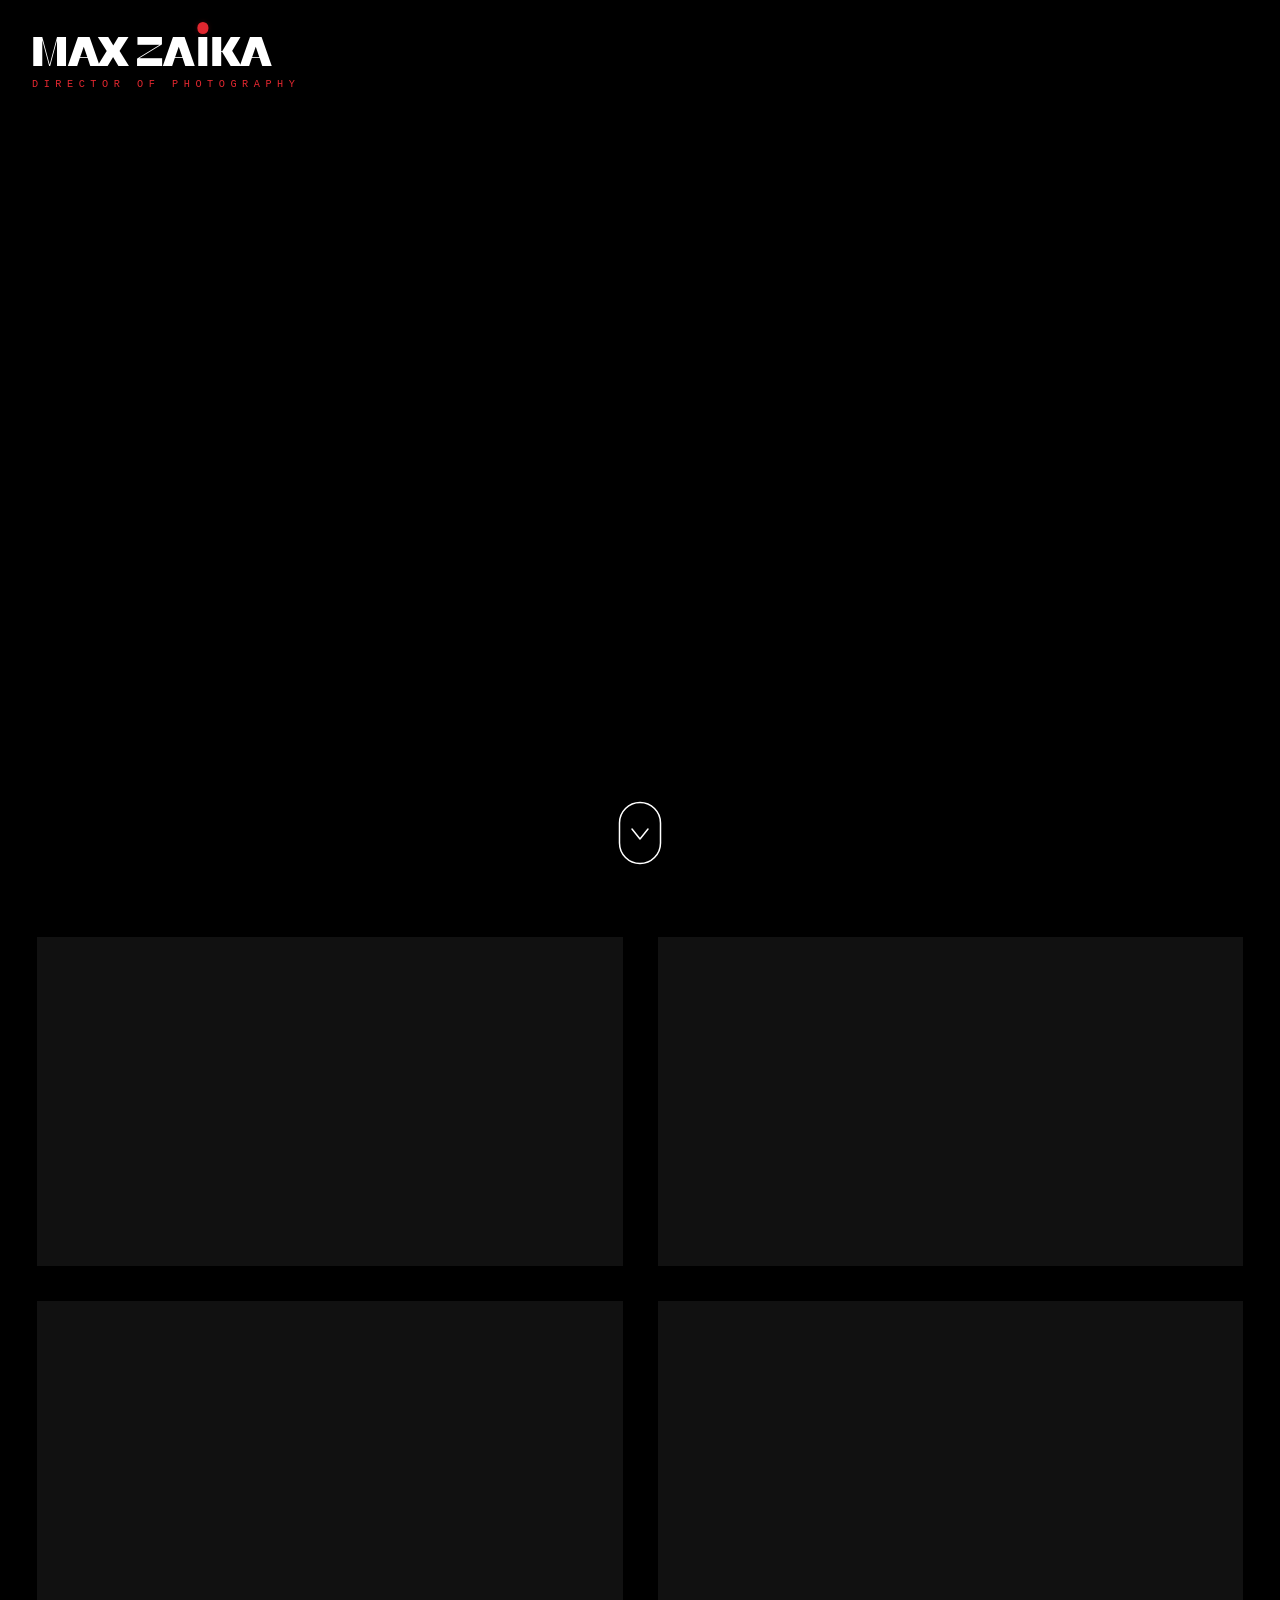
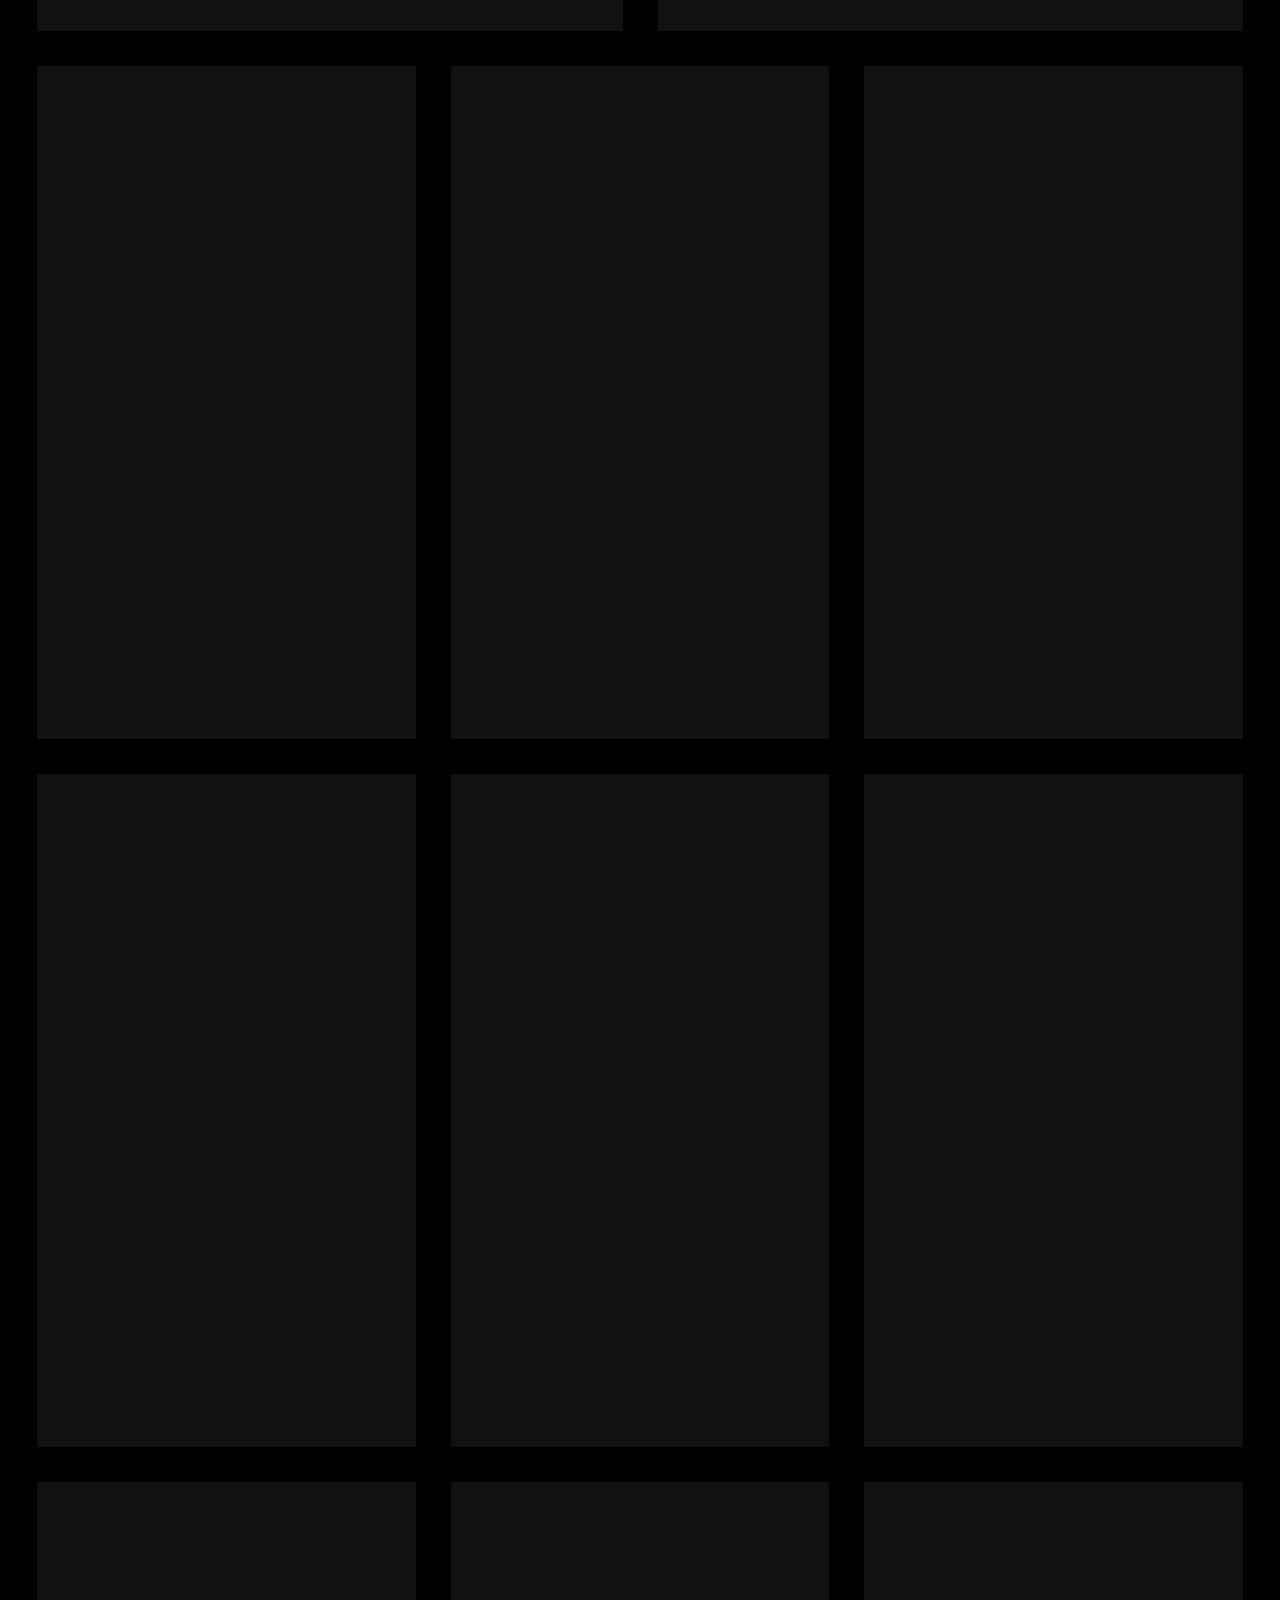
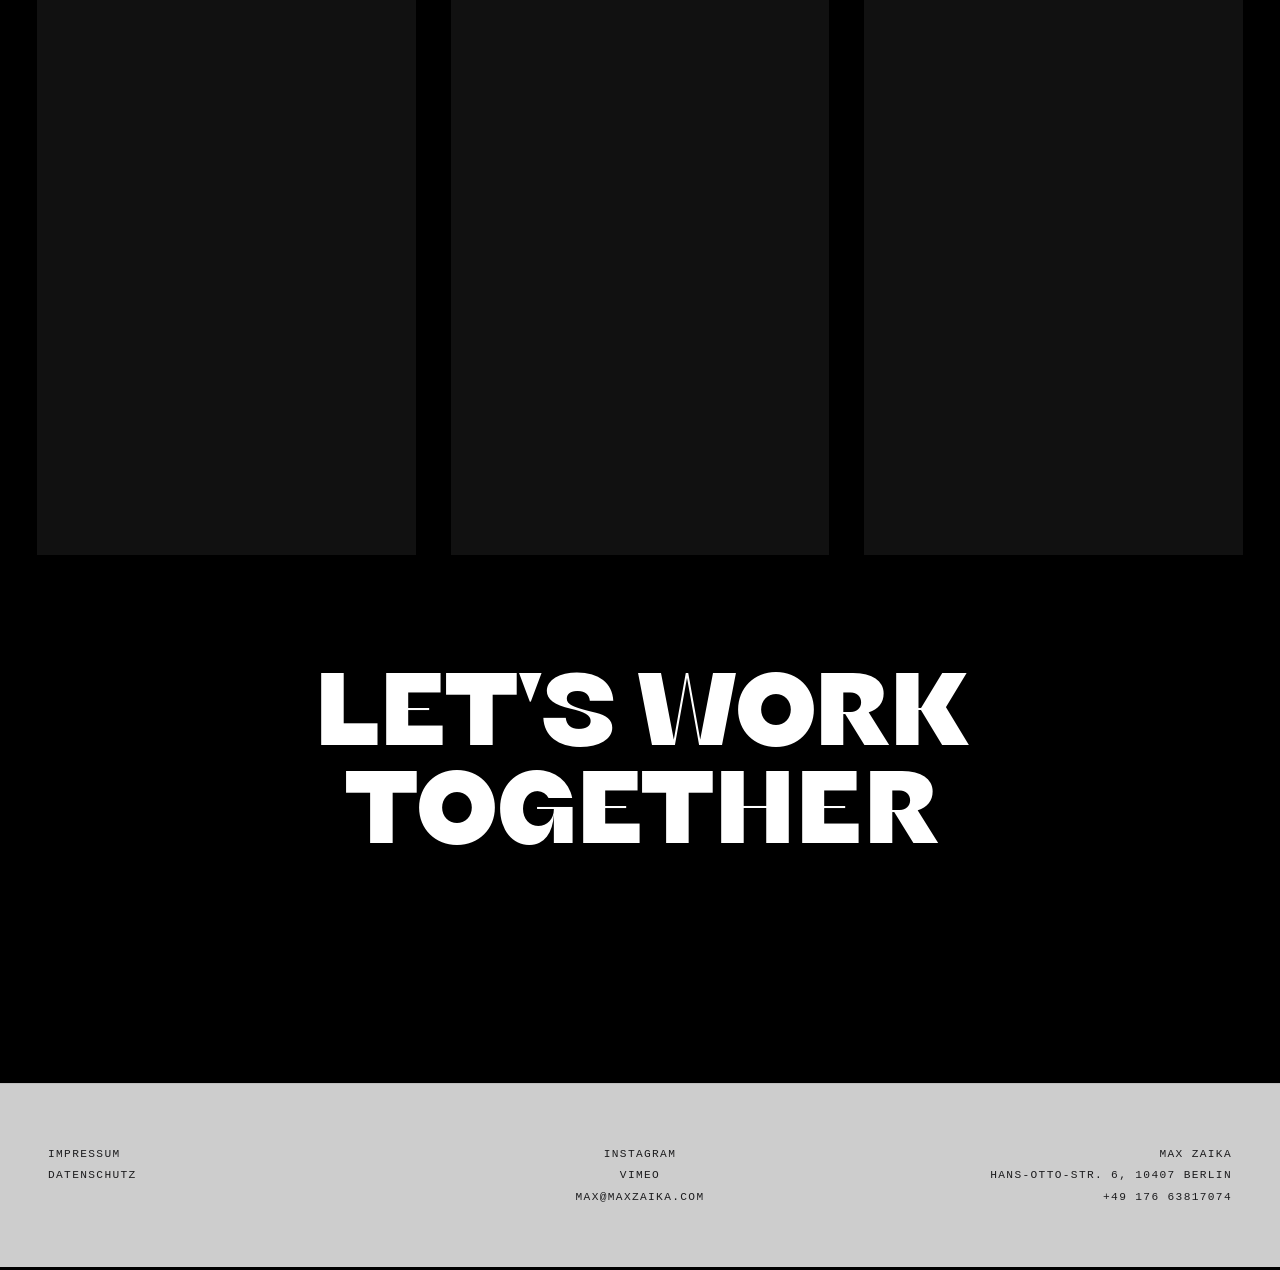
<file: index.html>
<!DOCTYPE html>
<html lang="en">
<head>
  <meta charset="UTF-8" />
  <meta name="viewport" content="width=device-width, initial-scale=1.0" />
  <title>Max Zaika — Director of Photography</title>
  <link rel="stylesheet" href="styles.css" />
  <link rel="icon" type="image/svg+xml" href="./favicon.svg" />
</head>
<body>
  <main>
    <section class="hero">
      <div class="hero__media">
        <video class="hero__video" autoplay muted loop playsinline>
          <source src="https://pub-3aa35deeacea40599c3564eb9706b4a9.r2.dev/showreel/2604_Showreel_v2.mp4" type="video/mp4" />
        </video>
      </div>

      <div class="hero__overlay"></div>

      <div class="hero__content" id="heroLockup" role="button" tabindex="0" aria-label="Back to top">
        <div class="hero__lockup">
          <h1 class="hero__title">
            MAX ZA<span class="hero__i-anchor">I<span class="hero__kicker" aria-hidden="true"></span></span>KA
          </h1>
          <p class="hero__role">DIRECTOR OF PHOTOGRAPHY</p>
        </div>
      </div>

      <button class="hero__scroll" id="heroScroll" aria-label="Scroll down">
        <svg width="44" height="64" viewBox="0 0 44 64" fill="none" xmlns="http://www.w3.org/2000/svg">
          <rect x="1.5" y="1.5" width="41" height="61" rx="20.5" stroke="white" stroke-width="1.5"/>
          <polyline points="14,28 22,38 30,28" stroke="white" stroke-width="1.5" stroke-linecap="round" stroke-linejoin="round" fill="none"/>
        </svg>
      </button>
    </section>

    <section class="work" id="work">
      <div class="work__grid work__grid--horizontal">
        <div class="work__item work__item--horizontal">
          <video class="work__video" src="https://pub-3aa35deeacea40599c3564eb9706b4a9.r2.dev/horizontal/1.mp4" muted loop playsinline preload="none" poster="https://pub-3aa35deeacea40599c3564eb9706b4a9.r2.dev/posters/horizontal_1.jpg"></video>
          <div class="work__info"></div>
        </div>
        <div class="work__item work__item--horizontal">
          <video class="work__video" src="https://pub-3aa35deeacea40599c3564eb9706b4a9.r2.dev/horizontal/2.mp4" muted loop playsinline preload="none" poster="https://pub-3aa35deeacea40599c3564eb9706b4a9.r2.dev/posters/horizontal_2.jpg"></video>
          <div class="work__info"></div>
        </div>
        <div class="work__item work__item--horizontal">
          <video class="work__video" src="https://pub-3aa35deeacea40599c3564eb9706b4a9.r2.dev/horizontal/3.mp4" muted loop playsinline preload="none" poster="https://pub-3aa35deeacea40599c3564eb9706b4a9.r2.dev/posters/horizontal_3.jpg"></video>
          <div class="work__info"></div>
        </div>
        <div class="work__item work__item--horizontal">
          <video class="work__video" src="https://pub-3aa35deeacea40599c3564eb9706b4a9.r2.dev/horizontal/4.mp4" muted loop playsinline preload="none" poster="https://pub-3aa35deeacea40599c3564eb9706b4a9.r2.dev/posters/horizontal_4.jpg"></video>
          <div class="work__info"></div>
        </div>
      </div>

      <div class="work__grid work__grid--vertical">
        <div class="work__item work__item--vertical">
          <video class="work__video" src="https://pub-3aa35deeacea40599c3564eb9706b4a9.r2.dev/vertical/1.mp4" muted loop playsinline preload="none" poster="https://pub-3aa35deeacea40599c3564eb9706b4a9.r2.dev/posters/vertical_1.jpg"></video>
          <div class="work__info"></div>
        </div>
        <div class="work__item work__item--vertical">
          <video class="work__video" src="https://pub-3aa35deeacea40599c3564eb9706b4a9.r2.dev/vertical/2.mp4" muted loop playsinline preload="none" poster="https://pub-3aa35deeacea40599c3564eb9706b4a9.r2.dev/posters/vertical_2.jpg"></video>
          <div class="work__info"></div>
        </div>
        <div class="work__item work__item--vertical">
          <video class="work__video" src="https://pub-3aa35deeacea40599c3564eb9706b4a9.r2.dev/vertical/3.mp4" muted loop playsinline preload="none" poster="https://pub-3aa35deeacea40599c3564eb9706b4a9.r2.dev/posters/vertical_3.jpg"></video>
          <div class="work__info"></div>
        </div>
        <div class="work__item work__item--vertical">
          <video class="work__video" src="https://pub-3aa35deeacea40599c3564eb9706b4a9.r2.dev/vertical/4.mp4" muted loop playsinline preload="none" poster="https://pub-3aa35deeacea40599c3564eb9706b4a9.r2.dev/posters/vertical_4.jpg"></video>
          <div class="work__info"></div>
        </div>
        <div class="work__item work__item--vertical">
          <video class="work__video" src="https://pub-3aa35deeacea40599c3564eb9706b4a9.r2.dev/vertical/5.mp4" muted loop playsinline preload="none" poster="https://pub-3aa35deeacea40599c3564eb9706b4a9.r2.dev/posters/vertical_5.jpg"></video>
          <div class="work__info"></div>
        </div>
        <div class="work__item work__item--vertical">
          <video class="work__video" src="https://pub-3aa35deeacea40599c3564eb9706b4a9.r2.dev/vertical/6.mp4" muted loop playsinline preload="none" poster="https://pub-3aa35deeacea40599c3564eb9706b4a9.r2.dev/posters/vertical_6.jpg"></video>
          <div class="work__info"></div>
        </div>
        <div class="work__item work__item--vertical">
          <video class="work__video" src="https://pub-3aa35deeacea40599c3564eb9706b4a9.r2.dev/vertical/7.mp4" muted loop playsinline preload="none" poster="https://pub-3aa35deeacea40599c3564eb9706b4a9.r2.dev/posters/vertical_7.jpg"></video>
          <div class="work__info"></div>
        </div>
        <div class="work__item work__item--vertical">
          <video class="work__video" src="https://pub-3aa35deeacea40599c3564eb9706b4a9.r2.dev/vertical/8.mp4" muted loop playsinline preload="none" poster="https://pub-3aa35deeacea40599c3564eb9706b4a9.r2.dev/posters/vertical_8.jpg"></video>
          <div class="work__info"></div>
        </div>
        <div class="work__item work__item--vertical">
          <video class="work__video" src="https://pub-3aa35deeacea40599c3564eb9706b4a9.r2.dev/vertical/9.mp4" muted loop playsinline preload="none" poster="https://pub-3aa35deeacea40599c3564eb9706b4a9.r2.dev/posters/vertical_9.jpg"></video>
          <div class="work__info"></div>
        </div>
      </div>
    </section>

    <section class="contact" id="contact">
      <h2 class="contact__heading">LET'S WORK<br>TOGETHER</h2>
      <div data-tf-live="01KS2G17JV94VDXTJD6W3Z9V4K"></div>
      <script src="//embed.typeform.com/next/embed.js"></script>
    </section>
  </main>

  <footer class="footer">
    <div class="footer__col">
      <a href="impressum.html" target="_blank" class="footer__link">IMPRESSUM</a>
      <a href="datenschutz.html" target="_blank" class="footer__link">DATENSCHUTZ</a>
    </div>
    <div class="footer__col">
      <a href="https://instagram.com/zaikamax" target="_blank" class="footer__link">INSTAGRAM</a>
      <a href="https://vimeo.com/zaikamax" target="_blank" class="footer__link">VIMEO</a>
      <a href="mailto:max@maxzaika.com" class="footer__link">max@maxzaika.com</a>
    </div>
    <div class="footer__col">
      <span>MAX ZAIKA</span>
      <span>Hans-Otto-Str. 6, 10407 Berlin</span>
      <span>+49 176 63817074</span>
    </div>
  </footer>

  <div class="modal" id="modal" aria-hidden="true">
    <button class="modal__close" id="modalClose" aria-label="Close">✕</button>
    <div class="modal__inner">
      <video class="modal__video" id="modalVideo" playsinline controls></video>
      <button class="modal__play" id="modalPlay" aria-label="Play">▶</button>
    </div>
  </div>
  <script src="./script.js"></script>
</body>
</html>
</file>
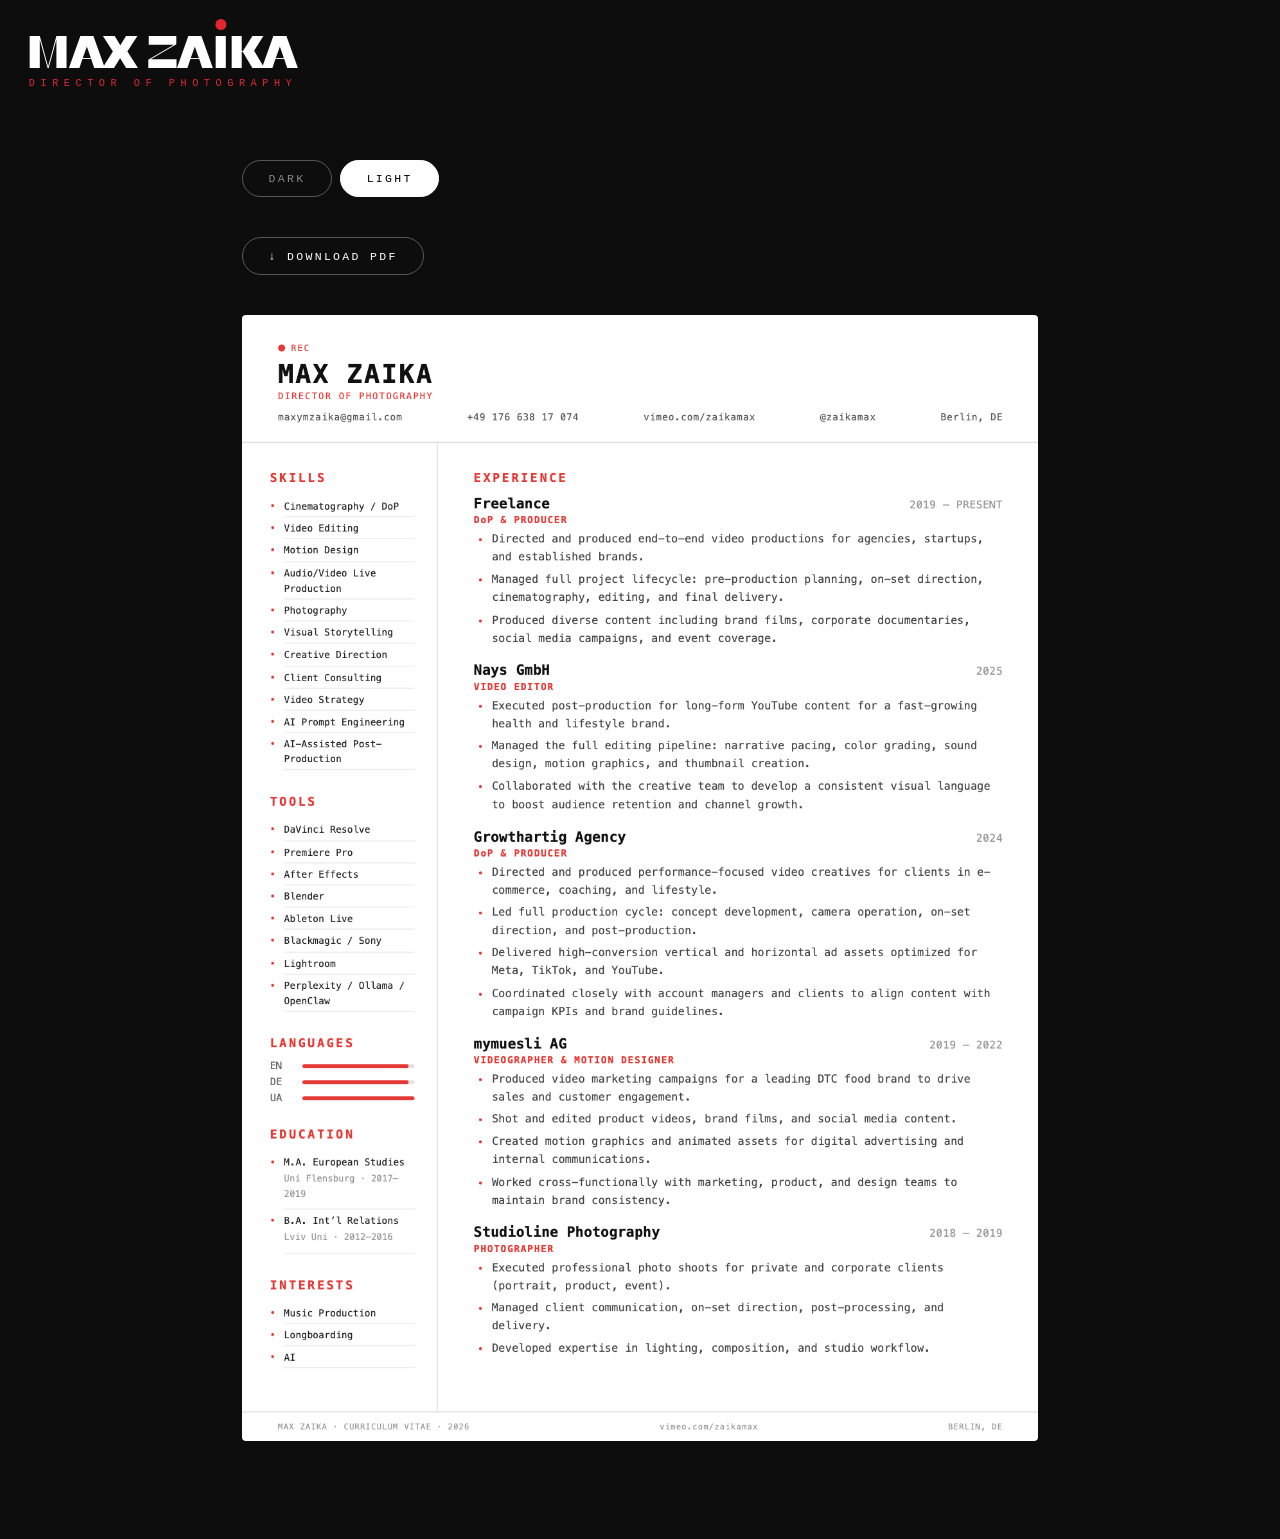
<file: cv.html>
<!DOCTYPE html>
<html lang="en">
<head>
  <meta charset="UTF-8" />
  <meta name="viewport" content="width=device-width, initial-scale=1.0" />
  <title>CV — Max Zaika</title>
  <style>
    @font-face {
      font-family: "KyivType Sans";
      src: url('./fonts/KyivType2020-14-12/KyivType-NoVariable/OTF/KyivTypeSans-Black-.otf') format('opentype');
      font-weight: 900;
      font-style: normal;
    }
    @import url('https://fonts.googleapis.com/css2?family=IBM+Plex+Mono:wght@400;500;600&display=swap');

    *, *::before, *::after { box-sizing: border-box; }

    html, body {
      margin: 0;
      padding: 0;
      background: #0d0d0d;
      color: #fff;
      font-family: "IBM Plex Mono", monospace;
    }

    .cv-header {
      position: fixed;
      top: 1.5rem;
      left: 1.5rem;
      z-index: 50;
      text-decoration: none;
      display: flex;
      flex-direction: column;
      align-items: flex-start;
    }

    .cv-header__title {
      font-family: "KyivType Sans", "Arial Narrow", Arial, sans-serif;
      font-size: clamp(1.7rem, 3.2vw, 3.1rem);
      font-weight: 900;
      color: #fff;
      letter-spacing: -0.045em;
      line-height: 0.9;
      text-transform: uppercase;
      margin: 0 0 0 -0.06em;
      display: inline-block;
    }

    .cv-header__i-anchor {
      position: relative;
      display: inline-block;
    }

    .cv-header__kicker {
      position: absolute;
      left: 58%;
      bottom: calc(100% + 0.12rem);
      transform: translateX(-50%);
      pointer-events: none;
    }

    .cv-header__kicker::before {
      content: "";
      display: block;
      width: 0.32rem;
      height: 0.32rem;
      border-radius: 999px;
      background: #e1272f;
      animation: recPulse 2s ease-in-out infinite;
    }

    .cv-header__role {
      font-family: "IBM Plex Mono", monospace;
      font-size: clamp(0.64rem, 0.8vw, 0.82rem);
      font-weight: 500;
      color: #e1272f;
      letter-spacing: 0.42em;
      text-transform: uppercase;
      white-space: nowrap;
      margin: 0.42rem 0 0;
    }

    @keyframes recPulse {
      0%   { opacity: 0; }
      16%  { opacity: 0; }
      52%  { opacity: 1; }
      85%  { opacity: 0; }
      100% { opacity: 0; }
    }

    @media (min-width: 768px) {
      .cv-header { top: 1.8rem; left: 1.8rem; }
      .cv-header__title { font-size: clamp(2.1rem, 3.6vw, 3.6rem); }
      .cv-header__role { letter-spacing: 0.54em; }
      .cv-header__kicker { left: 57%; bottom: calc(100% - 0.1rem); }
      .cv-header__kicker::before { width: 0.7rem; height: 0.7rem; }
    }

    .cv-content {
      padding: 10rem 2rem 6rem;
      max-width: 860px;
      margin: 0 auto;
    }

    .cv-toggle {
      display: flex;
      gap: 0.5rem;
      margin-bottom: 2.5rem;
    }

    .cv-toggle__btn {
      font-family: "IBM Plex Mono", monospace;
      font-size: 0.72rem;
      letter-spacing: 0.2em;
      text-transform: uppercase;
      padding: 0.7rem 1.6rem;
      border-radius: 50px;
      border: 1px solid rgba(255,255,255,0.3);
      background: transparent;
      color: rgba(255,255,255,0.5);
      cursor: pointer;
      transition: all 0.2s;
    }

    .cv-toggle__btn.is-active {
      background: #fff;
      color: #000;
      border-color: #fff;
    }

    .cv-download {
      display: none;
      gap: 1rem;
      margin-bottom: 2.5rem;
      flex-wrap: wrap;
    }

    .cv-download.is-visible {
      display: flex;
    }

    .cv-download__btn {
      font-family: "IBM Plex Mono", monospace;
      font-size: 0.72rem;
      letter-spacing: 0.2em;
      text-transform: uppercase;
      text-decoration: none;
      padding: 0.7rem 1.6rem;
      border-radius: 50px;
      border: 1px solid rgba(255,255,255,0.3);
      color: #fff;
      transition: background 0.2s, color 0.2s;
    }

    .cv-download__btn:hover {
      background: #fff;
      color: #000;
    }

    .cv-image {
      display: none;
      width: 100%;
      height: auto;
      border-radius: 4px;
    }

    .cv-image.is-visible {
      display: block;
    }
  </style>
  <link rel="icon" type="image/svg+xml" href="./favicon.svg" />
</head>
<body>

  <a href="index.html" class="cv-header" aria-label="Back to home">
    <span class="cv-header__title">
      MAX ZA<span class="cv-header__i-anchor">I<span class="cv-header__kicker" aria-hidden="true"></span></span>KA
    </span>
    <span class="cv-header__role">DIRECTOR OF PHOTOGRAPHY</span>
  </a>

  <div class="cv-content">

    <div class="cv-toggle">
      <button class="cv-toggle__btn" data-version="dark">DARK</button>
      <button class="cv-toggle__btn is-active" data-version="light">LIGHT</button>
    </div>

    <div class="cv-download" id="downloadDark">
      <a class="cv-download__btn" href="./assets/cv/CV_ZAIKA_DoP_ENG_dark.pdf" download="CV_MaxZaika_ENG_dark.pdf">
        ↓ DOWNLOAD PDF
      </a>
    </div>

    <div class="cv-download is-visible" id="downloadLight">
      <a class="cv-download__btn" href="./assets/cv/CV_ZAIKA_DoP_ENG_light.pdf" download="CV_MaxZaika_ENG_light.pdf">
        ↓ DOWNLOAD PDF
      </a>
    </div>

    <img
      class="cv-image"
      id="imgDark"
      src="./assets/cv/png/CV_ZAIKA_DoP_ENG_dark.png"
      alt="Max Zaika CV dark version"
    />
    <img
      class="cv-image is-visible"
      id="imgLight"
      src="./assets/cv/png/CV_ZAIKA_DoP_ENG_light.png"
      alt="Max Zaika CV light version"
    />

  </div>

  <script>
    const toggleBtns = document.querySelectorAll('.cv-toggle__btn');
    const imgDark = document.getElementById('imgDark');
    const imgLight = document.getElementById('imgLight');
    const dlDark = document.getElementById('downloadDark');
    const dlLight = document.getElementById('downloadLight');

    toggleBtns.forEach(btn => {
      btn.addEventListener('click', () => {
        toggleBtns.forEach(b => b.classList.remove('is-active'));
        btn.classList.add('is-active');

        const v = btn.dataset.version;
        if (v === 'dark') {
          imgDark.classList.add('is-visible');
          imgLight.classList.remove('is-visible');
          dlDark.classList.add('is-visible');
          dlLight.classList.remove('is-visible');
        } else {
          imgLight.classList.add('is-visible');
          imgDark.classList.remove('is-visible');
          dlLight.classList.add('is-visible');
          dlDark.classList.remove('is-visible');
        }
      });
    });
  </script>

</body>
</html>
</file>
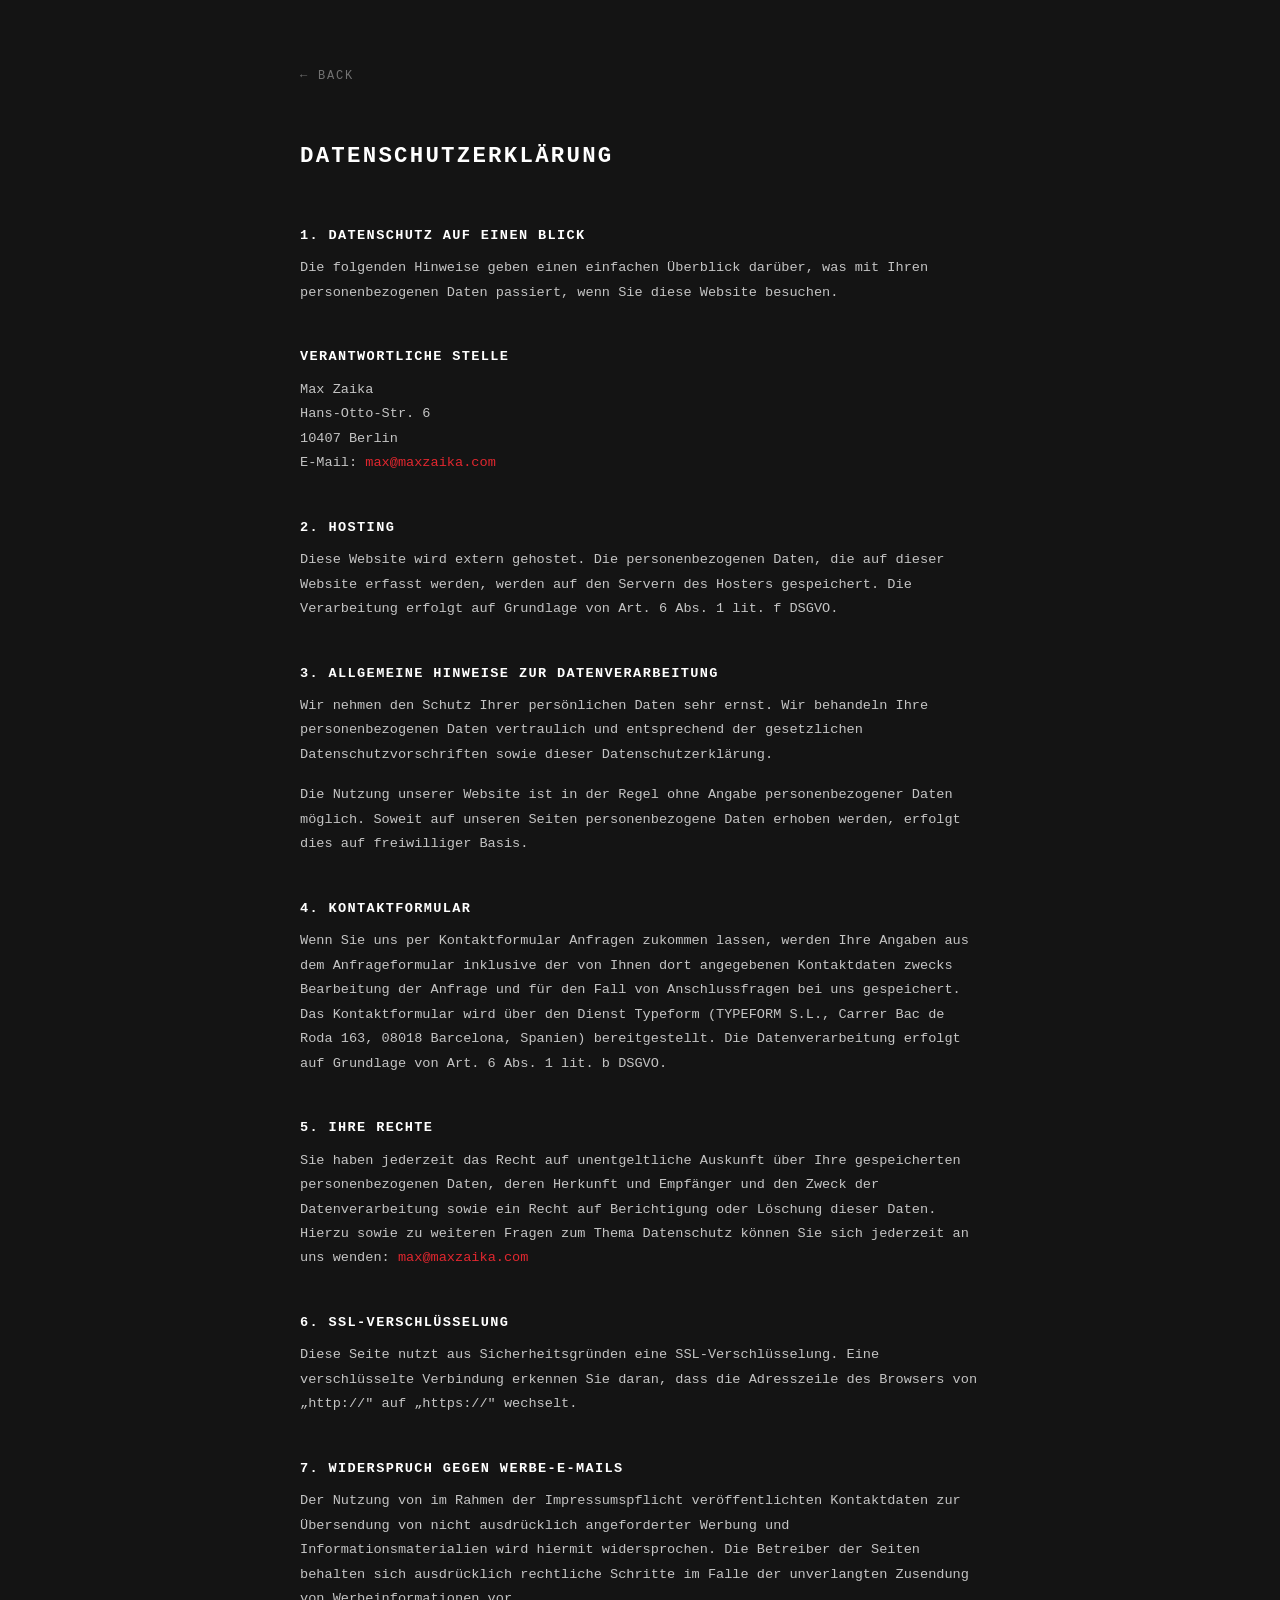
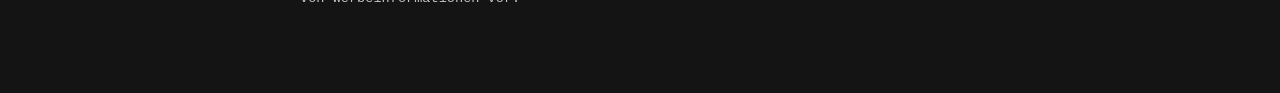
<file: datenschutz.html>
<!DOCTYPE html>
<html lang="de">
<head>
  <meta charset="UTF-8" />
  <meta name="viewport" content="width=device-width, initial-scale=1.0" />
  <title>Datenschutz — Max Zaika</title>
  <style>
    body {
      background: #141414;
      color: rgba(255,255,255,0.75);
      font-family: "IBM Plex Mono", monospace;
      font-size: 0.85rem;
      line-height: 1.8;
      max-width: 680px;
      margin: 0 auto;
      padding: 4rem 2rem;
    }
    h1 {
      color: #fff;
      font-size: 1.4rem;
      letter-spacing: 0.1em;
      text-transform: uppercase;
      margin: 0 0 3rem;
    }
    h2 {
      color: #fff;
      font-size: 0.85rem;
      letter-spacing: 0.1em;
      text-transform: uppercase;
      margin: 2.5rem 0 0.5rem;
    }
    p { margin: 0 0 1rem; }
    a { color: #e1272f; text-decoration: none; }
    a:hover { text-decoration: underline; }
    .back {
      display: inline-block;
      margin-bottom: 3rem;
      color: rgba(255,255,255,0.4);
      font-size: 0.75rem;
      letter-spacing: 0.15em;
      text-transform: uppercase;
      text-decoration: none;
    }
    .back:hover { color: #fff; }
  </style>
  <link rel="icon" type="image/svg+xml" href="./favicon.svg" />
</head>
<body>
  <a href="index.html" class="back">← Back</a>
  <h1>Datenschutzerklärung</h1>

  <h2>1. Datenschutz auf einen Blick</h2>
  <p>
    Die folgenden Hinweise geben einen einfachen Überblick darüber, was mit Ihren
    personenbezogenen Daten passiert, wenn Sie diese Website besuchen.
  </p>

  <h2>Verantwortliche Stelle</h2>
  <p>
    Max Zaika<br>
    Hans-Otto-Str. 6<br>
    10407 Berlin<br>
    E-Mail: <a href="mailto:max@maxzaika.com">max@maxzaika.com</a>
  </p>

  <h2>2. Hosting</h2>
  <p>
    Diese Website wird extern gehostet. Die personenbezogenen Daten, die auf dieser Website
    erfasst werden, werden auf den Servern des Hosters gespeichert. Die Verarbeitung erfolgt
    auf Grundlage von Art. 6 Abs. 1 lit. f DSGVO.
  </p>

  <h2>3. Allgemeine Hinweise zur Datenverarbeitung</h2>
  <p>
    Wir nehmen den Schutz Ihrer persönlichen Daten sehr ernst. Wir behandeln Ihre
    personenbezogenen Daten vertraulich und entsprechend der gesetzlichen
    Datenschutzvorschriften sowie dieser Datenschutzerklärung.
  </p>
  <p>
    Die Nutzung unserer Website ist in der Regel ohne Angabe personenbezogener Daten möglich.
    Soweit auf unseren Seiten personenbezogene Daten erhoben werden, erfolgt dies auf
    freiwilliger Basis.
  </p>

  <h2>4. Kontaktformular</h2>
  <p>
    Wenn Sie uns per Kontaktformular Anfragen zukommen lassen, werden Ihre Angaben aus dem
    Anfrageformular inklusive der von Ihnen dort angegebenen Kontaktdaten zwecks Bearbeitung
    der Anfrage und für den Fall von Anschlussfragen bei uns gespeichert. Das Kontaktformular
    wird über den Dienst Typeform (TYPEFORM S.L., Carrer Bac de Roda 163, 08018 Barcelona,
    Spanien) bereitgestellt. Die Datenverarbeitung erfolgt auf Grundlage von Art. 6 Abs. 1
    lit. b DSGVO.
  </p>

  <h2>5. Ihre Rechte</h2>
  <p>
    Sie haben jederzeit das Recht auf unentgeltliche Auskunft über Ihre gespeicherten
    personenbezogenen Daten, deren Herkunft und Empfänger und den Zweck der
    Datenverarbeitung sowie ein Recht auf Berichtigung oder Löschung dieser Daten.
    Hierzu sowie zu weiteren Fragen zum Thema Datenschutz können Sie sich jederzeit an uns
    wenden: <a href="mailto:max@maxzaika.com">max@maxzaika.com</a>
  </p>

  <h2>6. SSL-Verschlüsselung</h2>
  <p>
    Diese Seite nutzt aus Sicherheitsgründen eine SSL-Verschlüsselung. Eine verschlüsselte
    Verbindung erkennen Sie daran, dass die Adresszeile des Browsers von „http://" auf
    „https://" wechselt.
  </p>

  <h2>7. Widerspruch gegen Werbe-E-Mails</h2>
  <p>
    Der Nutzung von im Rahmen der Impressumspflicht veröffentlichten Kontaktdaten zur
    Übersendung von nicht ausdrücklich angeforderter Werbung und Informationsmaterialien
    wird hiermit widersprochen. Die Betreiber der Seiten behalten sich ausdrücklich
    rechtliche Schritte im Falle der unverlangten Zusendung von Werbeinformationen vor.
  </p>
</body>
</html>
</file>
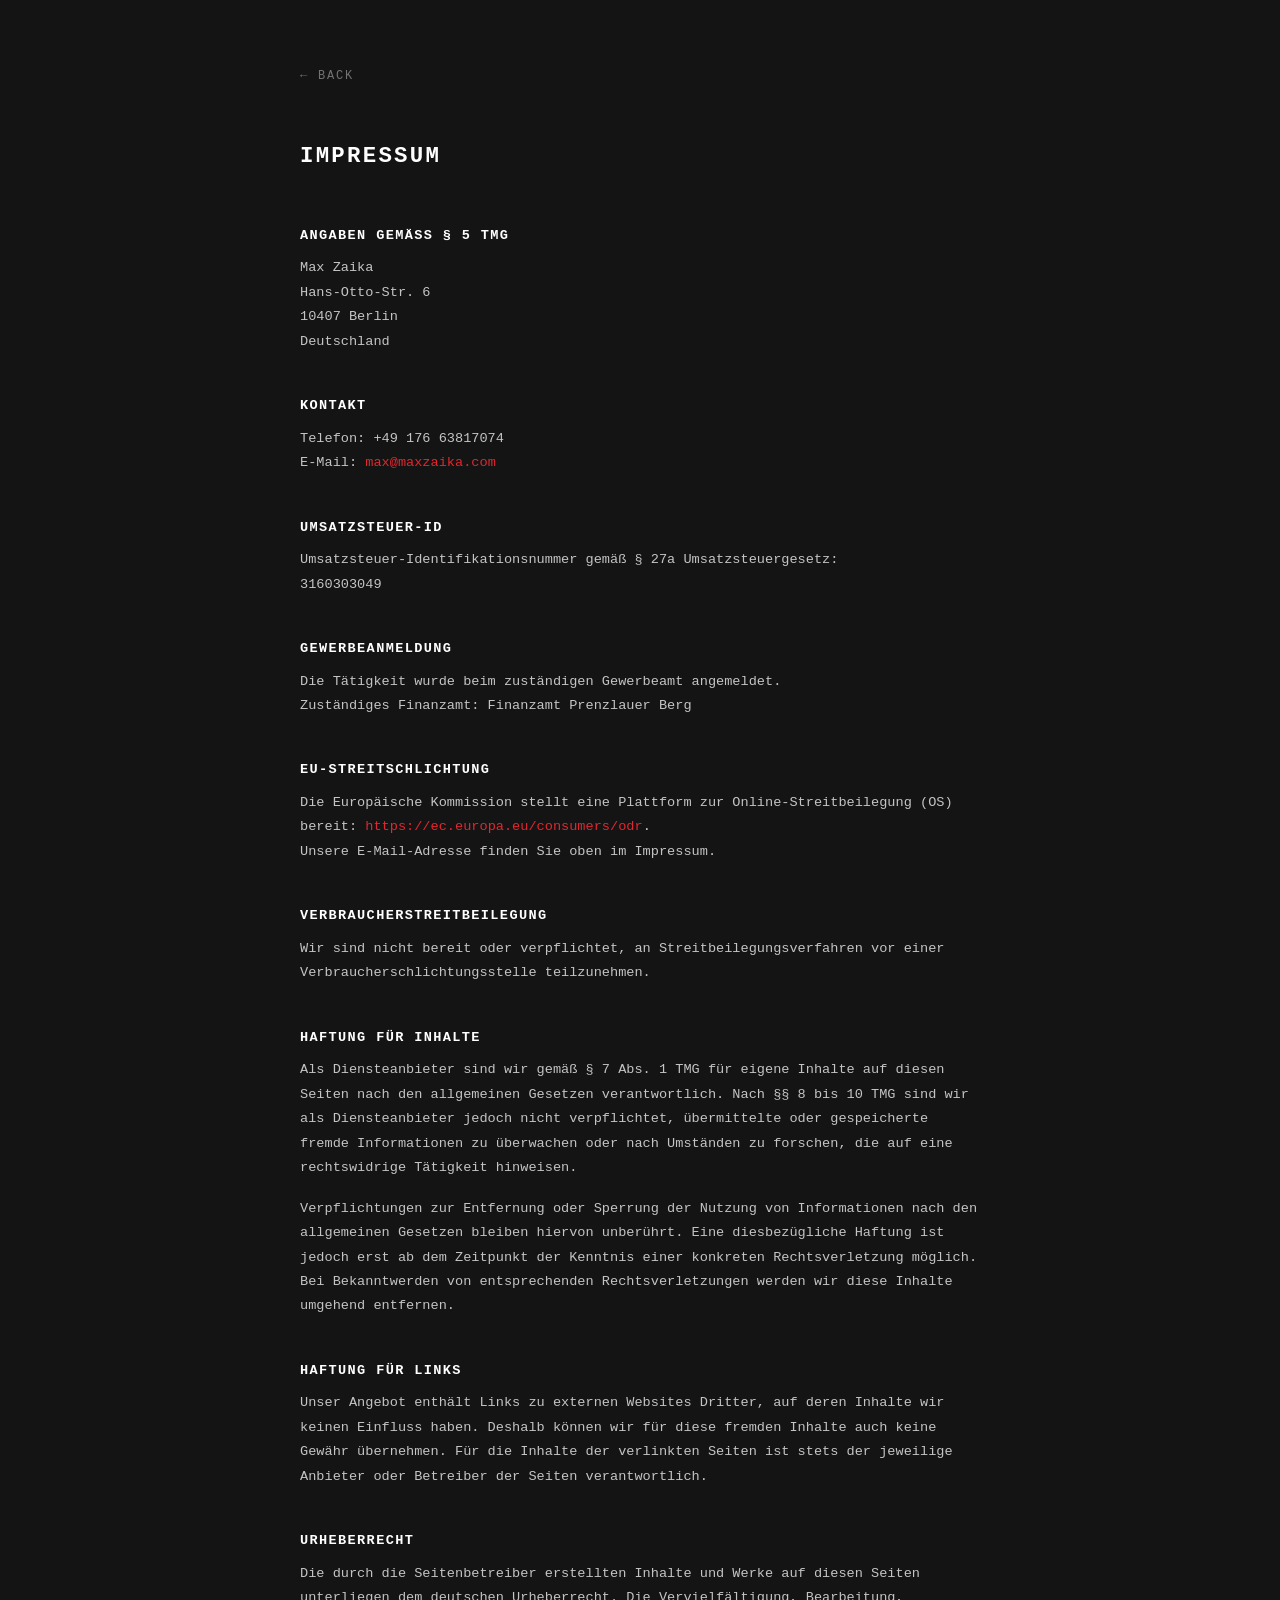
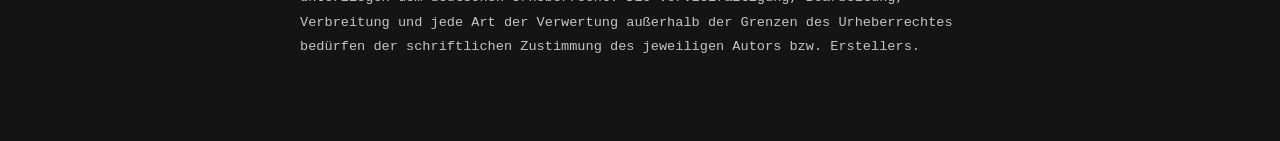
<file: impressum.html>
<!DOCTYPE html>
<html lang="de">
<head>
  <meta charset="UTF-8" />
  <meta name="viewport" content="width=device-width, initial-scale=1.0" />
  <title>Impressum — Max Zaika</title>
  <style>
    body {
      background: #141414;
      color: rgba(255,255,255,0.75);
      font-family: "IBM Plex Mono", monospace;
      font-size: 0.85rem;
      line-height: 1.8;
      max-width: 680px;
      margin: 0 auto;
      padding: 4rem 2rem;
    }
    h1 {
      color: #fff;
      font-size: 1.4rem;
      letter-spacing: 0.1em;
      text-transform: uppercase;
      margin: 0 0 3rem;
    }
    h2 {
      color: #fff;
      font-size: 0.85rem;
      letter-spacing: 0.1em;
      text-transform: uppercase;
      margin: 2.5rem 0 0.5rem;
    }
    p { margin: 0 0 1rem; }
    a { color: #e1272f; text-decoration: none; }
    a:hover { text-decoration: underline; }
    .back {
      display: inline-block;
      margin-bottom: 3rem;
      color: rgba(255,255,255,0.4);
      font-size: 0.75rem;
      letter-spacing: 0.15em;
      text-transform: uppercase;
      text-decoration: none;
    }
    .back:hover { color: #fff; }
  </style>
  <link rel="icon" type="image/svg+xml" href="./favicon.svg" />
</head>
<body>
  <a href="index.html" class="back">← Back</a>
  <h1>Impressum</h1>

  <h2>Angaben gemäß § 5 TMG</h2>
  <p>
    Max Zaika<br>
    Hans-Otto-Str. 6<br>
    10407 Berlin<br>
    Deutschland
  </p>

  <h2>Kontakt</h2>
  <p>
    Telefon: +49 176 63817074<br>
    E-Mail: <a href="mailto:max@maxzaika.com">max@maxzaika.com</a>
  </p>

  <h2>Umsatzsteuer-ID</h2>
  <p>
    Umsatzsteuer-Identifikationsnummer gemäß § 27a Umsatzsteuergesetz:<br>
    3160303049
  </p>

  <h2>Gewerbeanmeldung</h2>
  <p>
    Die Tätigkeit wurde beim zuständigen Gewerbeamt angemeldet.<br>
    Zuständiges Finanzamt: Finanzamt Prenzlauer Berg
  </p>

  <h2>EU-Streitschlichtung</h2>
  <p>
    Die Europäische Kommission stellt eine Plattform zur Online-Streitbeilegung (OS) bereit:
    <a href="https://ec.europa.eu/consumers/odr" target="_blank">https://ec.europa.eu/consumers/odr</a>.<br>
    Unsere E-Mail-Adresse finden Sie oben im Impressum.
  </p>

  <h2>Verbraucherstreitbeilegung</h2>
  <p>
    Wir sind nicht bereit oder verpflichtet, an Streitbeilegungsverfahren vor einer
    Verbraucherschlichtungsstelle teilzunehmen.
  </p>

  <h2>Haftung für Inhalte</h2>
  <p>
    Als Diensteanbieter sind wir gemäß § 7 Abs. 1 TMG für eigene Inhalte auf diesen Seiten
    nach den allgemeinen Gesetzen verantwortlich. Nach §§ 8 bis 10 TMG sind wir als
    Diensteanbieter jedoch nicht verpflichtet, übermittelte oder gespeicherte fremde
    Informationen zu überwachen oder nach Umständen zu forschen, die auf eine rechtswidrige
    Tätigkeit hinweisen.
  </p>
  <p>
    Verpflichtungen zur Entfernung oder Sperrung der Nutzung von Informationen nach den
    allgemeinen Gesetzen bleiben hiervon unberührt. Eine diesbezügliche Haftung ist jedoch
    erst ab dem Zeitpunkt der Kenntnis einer konkreten Rechtsverletzung möglich. Bei
    Bekanntwerden von entsprechenden Rechtsverletzungen werden wir diese Inhalte umgehend
    entfernen.
  </p>

  <h2>Haftung für Links</h2>
  <p>
    Unser Angebot enthält Links zu externen Websites Dritter, auf deren Inhalte wir keinen
    Einfluss haben. Deshalb können wir für diese fremden Inhalte auch keine Gewähr übernehmen.
    Für die Inhalte der verlinkten Seiten ist stets der jeweilige Anbieter oder Betreiber der
    Seiten verantwortlich.
  </p>

  <h2>Urheberrecht</h2>
  <p>
    Die durch die Seitenbetreiber erstellten Inhalte und Werke auf diesen Seiten unterliegen
    dem deutschen Urheberrecht. Die Vervielfältigung, Bearbeitung, Verbreitung und jede Art
    der Verwertung außerhalb der Grenzen des Urheberrechtes bedürfen der schriftlichen
    Zustimmung des jeweiligen Autors bzw. Erstellers.
  </p>
</body>
</html>
</file>
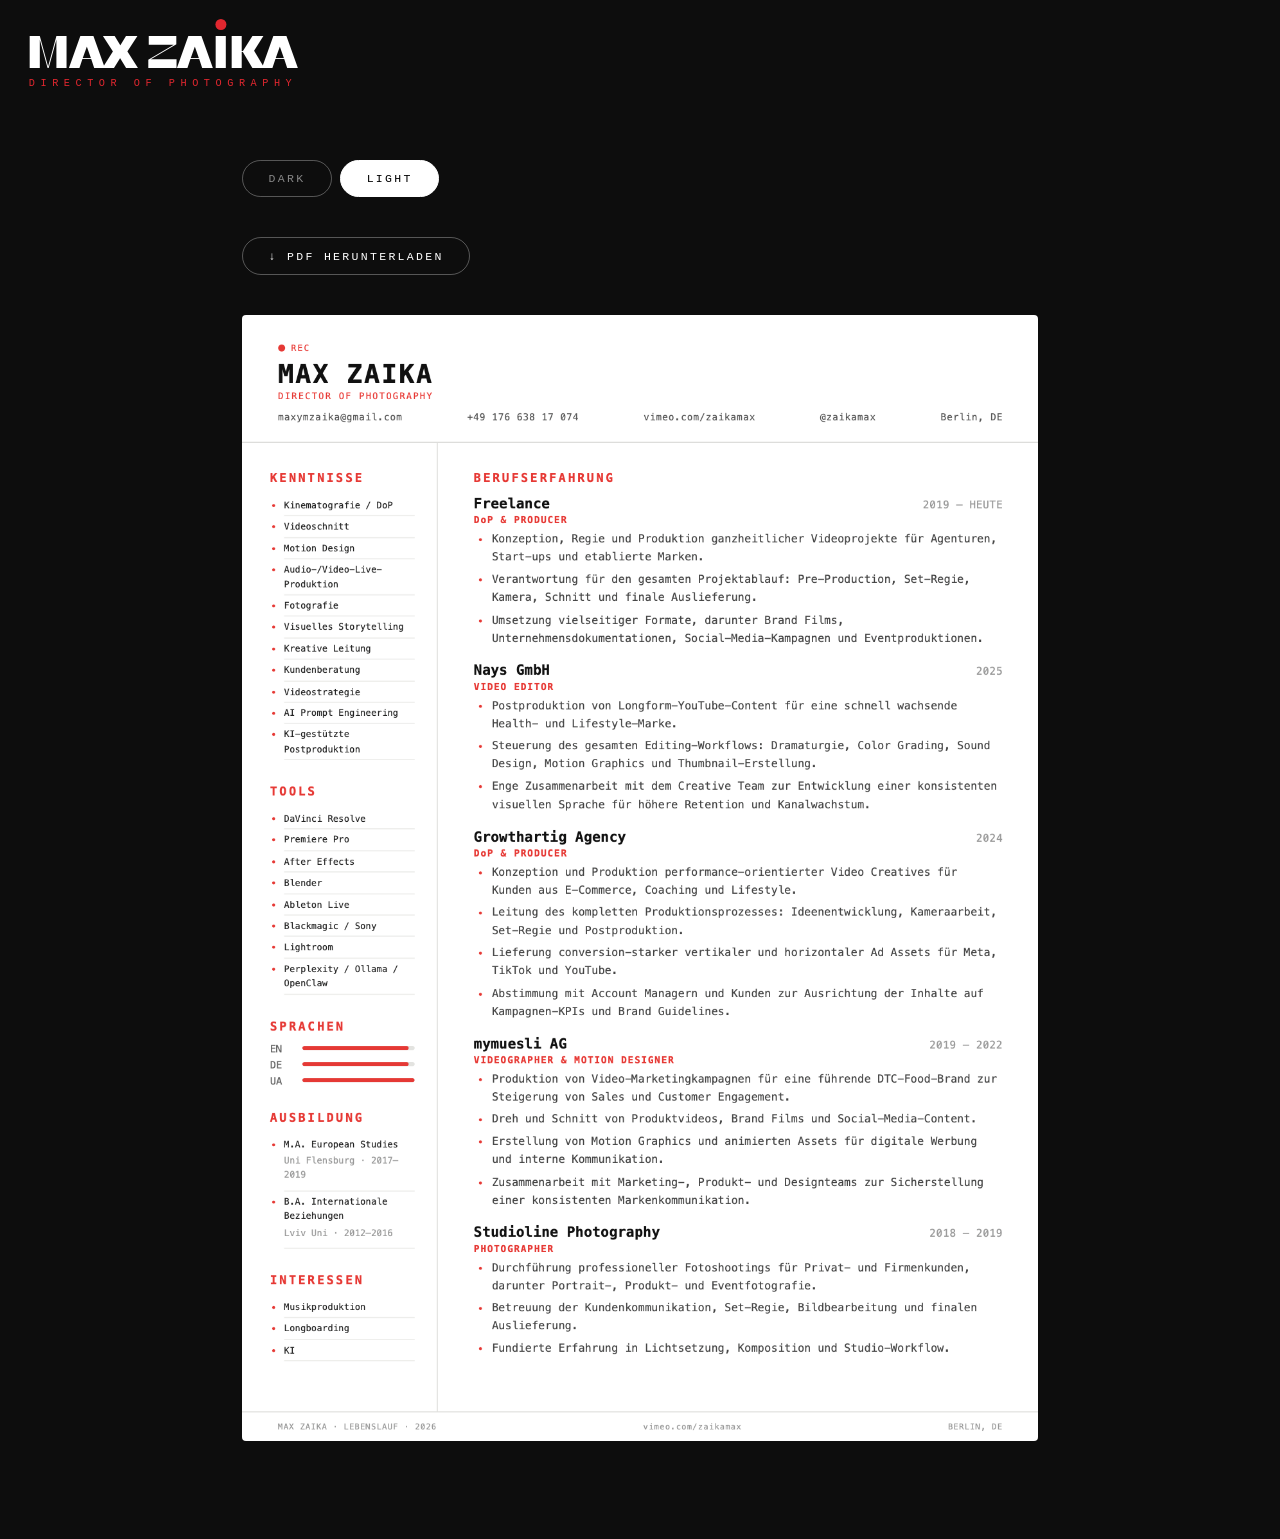
<file: lebenslauf.html>
<!DOCTYPE html>
<html lang="de">
<head>
  <meta charset="UTF-8" />
  <meta name="viewport" content="width=device-width, initial-scale=1.0" />
  <title>Lebenslauf — Max Zaika</title>
  <style>
    @font-face {
      font-family: "KyivType Sans";
      src: url('./fonts/KyivType2020-14-12/KyivType-NoVariable/OTF/KyivTypeSans-Black-.otf') format('opentype');
      font-weight: 900;
      font-style: normal;
    }
    @import url('https://fonts.googleapis.com/css2?family=IBM+Plex+Mono:wght@400;500;600&display=swap');

    *, *::before, *::after { box-sizing: border-box; }

    html, body {
      margin: 0;
      padding: 0;
      background: #0d0d0d;
      color: #fff;
      font-family: "IBM Plex Mono", monospace;
    }

    .cv-header {
      position: fixed;
      top: 1.5rem;
      left: 1.5rem;
      z-index: 50;
      text-decoration: none;
      display: flex;
      flex-direction: column;
      align-items: flex-start;
    }

    .cv-header__title {
      font-family: "KyivType Sans", "Arial Narrow", Arial, sans-serif;
      font-size: clamp(1.7rem, 3.2vw, 3.1rem);
      font-weight: 900;
      color: #fff;
      letter-spacing: -0.045em;
      line-height: 0.9;
      text-transform: uppercase;
      margin: 0 0 0 -0.06em;
      display: inline-block;
    }

    .cv-header__i-anchor {
      position: relative;
      display: inline-block;
    }

    .cv-header__kicker {
      position: absolute;
      left: 58%;
      bottom: calc(100% + 0.12rem);
      transform: translateX(-50%);
      pointer-events: none;
    }

    .cv-header__kicker::before {
      content: "";
      display: block;
      width: 0.32rem;
      height: 0.32rem;
      border-radius: 999px;
      background: #e1272f;
      animation: recPulse 2s ease-in-out infinite;
    }

    .cv-header__role {
      font-family: "IBM Plex Mono", monospace;
      font-size: clamp(0.64rem, 0.8vw, 0.82rem);
      font-weight: 500;
      color: #e1272f;
      letter-spacing: 0.42em;
      text-transform: uppercase;
      white-space: nowrap;
      margin: 0.42rem 0 0;
    }

    @keyframes recPulse {
      0%   { opacity: 0; }
      16%  { opacity: 0; }
      52%  { opacity: 1; }
      85%  { opacity: 0; }
      100% { opacity: 0; }
    }

    @media (min-width: 768px) {
      .cv-header { top: 1.8rem; left: 1.8rem; }
      .cv-header__title { font-size: clamp(2.1rem, 3.6vw, 3.6rem); }
      .cv-header__role { letter-spacing: 0.54em; }
      .cv-header__kicker { left: 57%; bottom: calc(100% - 0.1rem); }
      .cv-header__kicker::before { width: 0.7rem; height: 0.7rem; }
    }

    .cv-content {
      padding: 10rem 2rem 6rem;
      max-width: 860px;
      margin: 0 auto;
    }

    .cv-toggle {
      display: flex;
      gap: 0.5rem;
      margin-bottom: 2.5rem;
    }

    .cv-toggle__btn {
      font-family: "IBM Plex Mono", monospace;
      font-size: 0.72rem;
      letter-spacing: 0.2em;
      text-transform: uppercase;
      padding: 0.7rem 1.6rem;
      border-radius: 50px;
      border: 1px solid rgba(255,255,255,0.3);
      background: transparent;
      color: rgba(255,255,255,0.5);
      cursor: pointer;
      transition: all 0.2s;
    }

    .cv-toggle__btn.is-active {
      background: #fff;
      color: #000;
      border-color: #fff;
    }

    .cv-download {
      display: none;
      gap: 1rem;
      margin-bottom: 2.5rem;
      flex-wrap: wrap;
    }

    .cv-download.is-visible {
      display: flex;
    }

    .cv-download__btn {
      font-family: "IBM Plex Mono", monospace;
      font-size: 0.72rem;
      letter-spacing: 0.2em;
      text-transform: uppercase;
      text-decoration: none;
      padding: 0.7rem 1.6rem;
      border-radius: 50px;
      border: 1px solid rgba(255,255,255,0.3);
      color: #fff;
      transition: background 0.2s, color 0.2s;
    }

    .cv-download__btn:hover {
      background: #fff;
      color: #000;
    }

    .cv-image {
      display: none;
      width: 100%;
      height: auto;
      border-radius: 4px;
    }

    .cv-image.is-visible {
      display: block;
    }
  </style>
  <link rel="icon" type="image/svg+xml" href="./favicon.svg" />
</head>
<body>

  <a href="index.html" class="cv-header" aria-label="Zurück zur Startseite">
    <span class="cv-header__title">
      MAX ZA<span class="cv-header__i-anchor">I<span class="cv-header__kicker" aria-hidden="true"></span></span>KA
    </span>
    <span class="cv-header__role">DIRECTOR OF PHOTOGRAPHY</span>
  </a>

  <div class="cv-content">

    <div class="cv-toggle">
      <button class="cv-toggle__btn" data-version="dark">DARK</button>
      <button class="cv-toggle__btn is-active" data-version="light">LIGHT</button>
    </div>

    <div class="cv-download" id="downloadDark">
      <a class="cv-download__btn" href="./assets/cv/CV_ZAIKA_DoP_DE_dark.pdf" download="CV_MaxZaika_DE_dark.pdf">
        ↓ PDF HERUNTERLADEN
      </a>
    </div>

    <div class="cv-download is-visible" id="downloadLight">
      <a class="cv-download__btn" href="./assets/cv/CV_ZAIKA_DoP_DE_light.pdf" download="CV_MaxZaika_DE_light.pdf">
        ↓ PDF HERUNTERLADEN
      </a>
    </div>

    <img
      class="cv-image"
      id="imgDark"
      src="./assets/cv/png/CV_ZAIKA_DoP_DE_dark.png"
      alt="Max Zaika Lebenslauf dark version"
    />
    <img
      class="cv-image is-visible"
      id="imgLight"
      src="./assets/cv/png/CV_ZAIKA_DoP_DE_light.png"
      alt="Max Zaika Lebenslauf light version"
    />

  </div>

  <script>
    const toggleBtns = document.querySelectorAll('.cv-toggle__btn');
    const imgDark = document.getElementById('imgDark');
    const imgLight = document.getElementById('imgLight');
    const dlDark = document.getElementById('downloadDark');
    const dlLight = document.getElementById('downloadLight');

    toggleBtns.forEach(btn => {
      btn.addEventListener('click', () => {
        toggleBtns.forEach(b => b.classList.remove('is-active'));
        btn.classList.add('is-active');

        const v = btn.dataset.version;
        if (v === 'dark') {
          imgDark.classList.add('is-visible');
          imgLight.classList.remove('is-visible');
          dlDark.classList.add('is-visible');
          dlLight.classList.remove('is-visible');
        } else {
          imgLight.classList.add('is-visible');
          imgDark.classList.remove('is-visible');
          dlLight.classList.add('is-visible');
          dlDark.classList.remove('is-visible');
        }
      });
    });
  </script>

</body>
</html>
</file>
<file: styles.css>
@font-face {
  font-family: "KyivType Sans";
  src: url('./fonts/KyivType2020-14-12/KyivType-NoVariable/OTF/KyivTypeSans-Black-.otf') format('opentype');
  font-weight: 900;
  font-style: normal;
  font-display: swap;
}

@import url('https://fonts.googleapis.com/css2?family=IBM+Plex+Mono:wght@400;500;600&display=swap');

:root {
  --bg: #1c1c1e;
  --text: #ffffff;
  --text-dim: rgba(255, 255, 255, 0.84);
  --accent: #e1272f;
  --font-display: "KyivType Sans", "Arial Narrow", "Helvetica Neue", Arial, sans-serif;
  --font-body: "IBM Plex Mono", monospace;
}

*,
*::before,
*::after {
  box-sizing: border-box;
}

html,
body {
  margin: 0;
  padding: 0;
  width: 100%;
  min-height: 100%;
  overflow-x: hidden;
  background: #000;
}

body {
  font-family: var(--font-body);
  background: #000;
  color: var(--text);
  overflow-y: scroll;
  min-height: 100vh;
  display: flex;
  flex-direction: column;
}

main {
  width: 100%;
  flex: 1;
}

/* ─── HERO ─── */

.hero {
  position: relative;
  width: 100vw;
  height: 100vh;
  height: 100svh;
  overflow: hidden;
  background: #000;
}

.hero__media {
  position: absolute;
  inset: 0;
  z-index: 1;
  overflow: hidden;
}

.hero__video {
  position: absolute;
  inset: 0;
  width: 100%;
  height: 100%;
  object-fit: cover;
  object-position: center center;
  display: block;
  transform: scale(1.01);
}

.hero__overlay {
  position: absolute;
  inset: 0;
  z-index: 2;
  background: linear-gradient(
    to top,
    rgba(0, 0, 0, 0.30) 6%,
    rgba(0, 0, 0, 0.10) 30%,
    rgba(0, 0, 0, 0.02) 70%
  );
  pointer-events: none;
}

/* ─── HERO CONTENT ─── */

.hero__content {
  position: fixed !important;
  top: 1.5rem;
  left: 1.5rem;
  z-index: 50;
  cursor: pointer;
  display: flex;
  flex-direction: column;
  align-items: flex-start;
}

.hero__lockup {
  display: inline-block;
}

.hero__title {
  position: relative;
  margin: 0 0 0 -0.06em;
  display: inline-block;
  color: #ffffff;
  font-family: var(--font-display);
  font-size: clamp(1.7rem, 3.2vw, 3.1rem);
  font-weight: 900;
  line-height: 0.9;
  letter-spacing: -0.045em;
  text-transform: uppercase;
}

.hero__role {
  margin: 0.42rem 0 0;
  display: block;
  color: var(--accent);
  font-family: var(--font-body);
  font-size: clamp(0.64rem, 0.8vw, 0.82rem);
  font-weight: 500;
  letter-spacing: 0.42em;
  line-height: 1.2;
  text-transform: uppercase;
  white-space: nowrap;
}

.hero__i-anchor {
  position: relative;
  display: inline-block;
}

.hero__kicker {
  position: absolute;
  left: 58%;
  bottom: calc(100% + 0.12rem);
  transform: translateX(-50%);
  pointer-events: none;
}

.hero__kicker::before {
  content: "";
  display: block;
  width: 0.32rem;
  height: 0.32rem;
  border-radius: 999px;
  background: var(--accent);
  box-shadow: 0 0 5px rgba(225, 39, 47, 0.22);
  animation: recPulse 2s ease-in-out infinite;
}

@keyframes recPulse {
  0%   { opacity: 0; }
  16%  { opacity: 0; }
  52%  { opacity: 1; }
  85%  { opacity: 0; }
  100% { opacity: 0; }
}

/* ─── SCROLL BUTTON ─── */

.hero__scroll {
  position: absolute;
  bottom: 2rem;
  left: 50%;
  transform: translateX(-50%);
  z-index: 10;
  background: none;
  border: none;
  cursor: pointer;
  padding: 0;
  mix-blend-mode: difference;
  animation: scrollBounce 2s ease-in-out infinite;
}

.hero__scroll svg rect,
.hero__scroll svg polyline {
  stroke: white;
}

@keyframes scrollBounce {
  0%, 100% { transform: translateX(-50%) translateY(0); }
  50%       { transform: translateX(-50%) translateY(6px); }
}

/* ─── WORK ─── */

.work {
  background: #000;
  padding: 2px;
}

.work__grid {
  display: grid;
  gap: 35px;
  padding: 35px;
}

.work__grid--horizontal {
  grid-template-columns: repeat(2, 1fr);
}

.work__grid--vertical {
  grid-template-columns: repeat(3, 1fr);
  padding-top: 0;
}

.work__item {
  position: relative;
  overflow: hidden;
  cursor: pointer;
  background: #111;
  transition: transform 0.35s ease;
  transform-origin: center;
}

.work__item--horizontal {
  aspect-ratio: 16 / 9;
}

.work__item--vertical {
  aspect-ratio: 9 / 16;
}

.work__video {
  position: absolute;
  inset: 0;
  width: 100%;
  height: 100%;
  object-fit: cover;
  display: block;
  transition: none;
}

.work__item:hover {
  transform: scale(1.02);
}

.work__info {
  position: absolute;
  inset: 0;
  display: flex;
  align-items: flex-end;
  padding: 1rem;
  background: linear-gradient(to top, rgba(0,0,0,0.55) 0%, transparent 50%);
  opacity: 0;
  transition: opacity 0.3s ease;
}

.work__item:hover .work__info {
  opacity: 1;
}

.work__title {
  font-family: var(--font-body);
  font-size: 0.7rem;
  font-weight: 500;
  letter-spacing: 0.18em;
  text-transform: uppercase;
  color: #fff;
}

/* ─── MODAL ─── */

.modal {
  display: none;
  position: fixed;
  inset: 0;
  z-index: 100;
  background: rgba(0, 0, 0, 0.95);
  align-items: center;
  justify-content: center;
}

.modal.is-open {
  display: flex;
}

.modal__inner {
  position: relative;
  width: 90vw;
  max-width: 1100px;
  max-height: 90vh;
}

.modal__video {
  width: 100%;
  max-height: 90vh;
  object-fit: contain;
  display: block;
}

.modal__close {
  position: fixed;
  top: 1.2rem;
  right: 1.4rem;
  background: rgba(0,0,0,0.5);
  border: 1px solid rgba(255,255,255,0.3);
  color: #fff;
  font-size: 1rem;
  cursor: pointer;
  z-index: 101;
  line-height: 1;
  padding: 0.5rem 0.8rem;
  border-radius: 4px;
  letter-spacing: 0.08em;
  font-family: var(--font-body);
  transition: background 0.2s;
}

.modal__close:hover {
  background: rgba(255,255,255,0.15);
}

.modal__play {
  position: absolute;
  inset: 0;
  margin: auto;
  width: 4rem;
  height: 4rem;
  border-radius: 50%;
  border: 2px solid rgba(255,255,255,0.8);
  background: rgba(0,0,0,0.4);
  color: #fff;
  font-size: 1.2rem;
  cursor: pointer;
  display: flex;
  align-items: center;
  justify-content: center;
  transition: opacity 0.2s, background 0.2s;
  pointer-events: auto;
}

.modal__play:hover {
  background: rgba(0,0,0,0.7);
}

.modal__play.is-hidden {
  display: none;
}

/* ─── CONTACT ─── */

.contact {
  background: #000;
  padding: 4rem 2rem 0;
  display: flex;
  flex-direction: column;
  align-items: center;
  text-align: center;
}

.contact__heading {
  font-family: var(--font-display);
  font-size: clamp(3rem, 8vw, 8rem);
  font-weight: 900;
  color: #fff;
  line-height: 0.95;
  letter-spacing: -0.03em;
  margin: 0 0 2rem;
  text-transform: uppercase;
}

.contact > div[data-tf-live] {
  width: 100%;
  min-height: 200px;
}

/* ─── FOOTER ─── */

.footer {
  background: #cdcdcd;
  padding: 4rem 3rem;
  display: grid;
  grid-template-columns: repeat(3, 1fr);
  align-items: flex-start;
  border-top: 1px solid rgba(22, 22, 22, 0.08);
}

.footer__col {
  display: flex;
  flex-direction: column;
  gap: 0.6rem;
  font-family: var(--font-body);
  font-size: 0.7rem;
  letter-spacing: 0.12em;
  text-transform: uppercase;
  color: #1c1c1e;
}

.footer__col:nth-child(1) { text-align: left; }
.footer__col:nth-child(2) { text-align: center; align-items: center; }
.footer__col:nth-child(3) { text-align: right; align-items: flex-end; }

.footer__link {
  color: #1c1c1e;
  text-decoration: none;
  transition: opacity 0.2s ease;
}

.footer__link:hover {
  opacity: 0.6;
}

/* ─── RESPONSIVE ─── */

@media (min-width: 768px) {
  .hero__content {
    top: 1.8rem;
    left: 1.8rem;
    width: min(90vw, 38rem);
  }
  .hero__title {
    font-size: clamp(2.1rem, 3.6vw, 3.6rem);
  }
  .hero__role {
    letter-spacing: 0.54em;
  }
  .hero__kicker {
    left: 57%;
    bottom: calc(100% - 0.1rem);
  }
  .hero__kicker::before {
    width: 0.7rem;
    height: 0.7rem;
  }
}

@media (min-width: 1200px) {
  .hero__content {
    top: 2rem;
    left: 2rem;
  }
  .hero__title {
    font-size: clamp(2.2rem, 3.2vw, 3.8rem);
  }
}

@media (max-width: 900px) {
  .work__grid--horizontal {
    grid-template-columns: repeat(2, 1fr);
  }
  .work__grid--vertical {
    grid-template-columns: repeat(2, 1fr);
  }
}

@media (max-width: 768px) {
  .footer {
    grid-template-columns: 1fr;
    gap: 2.5rem;
    padding: 3rem 1.5rem;
  }
  .footer__col:nth-child(1),
  .footer__col:nth-child(2),
  .footer__col:nth-child(3) {
    text-align: center;
    align-items: center;
  }
}

@media (max-width: 540px) {
  .work__grid--horizontal,
  .work__grid--vertical {
    grid-template-columns: 1fr;
  }
}
</file>
